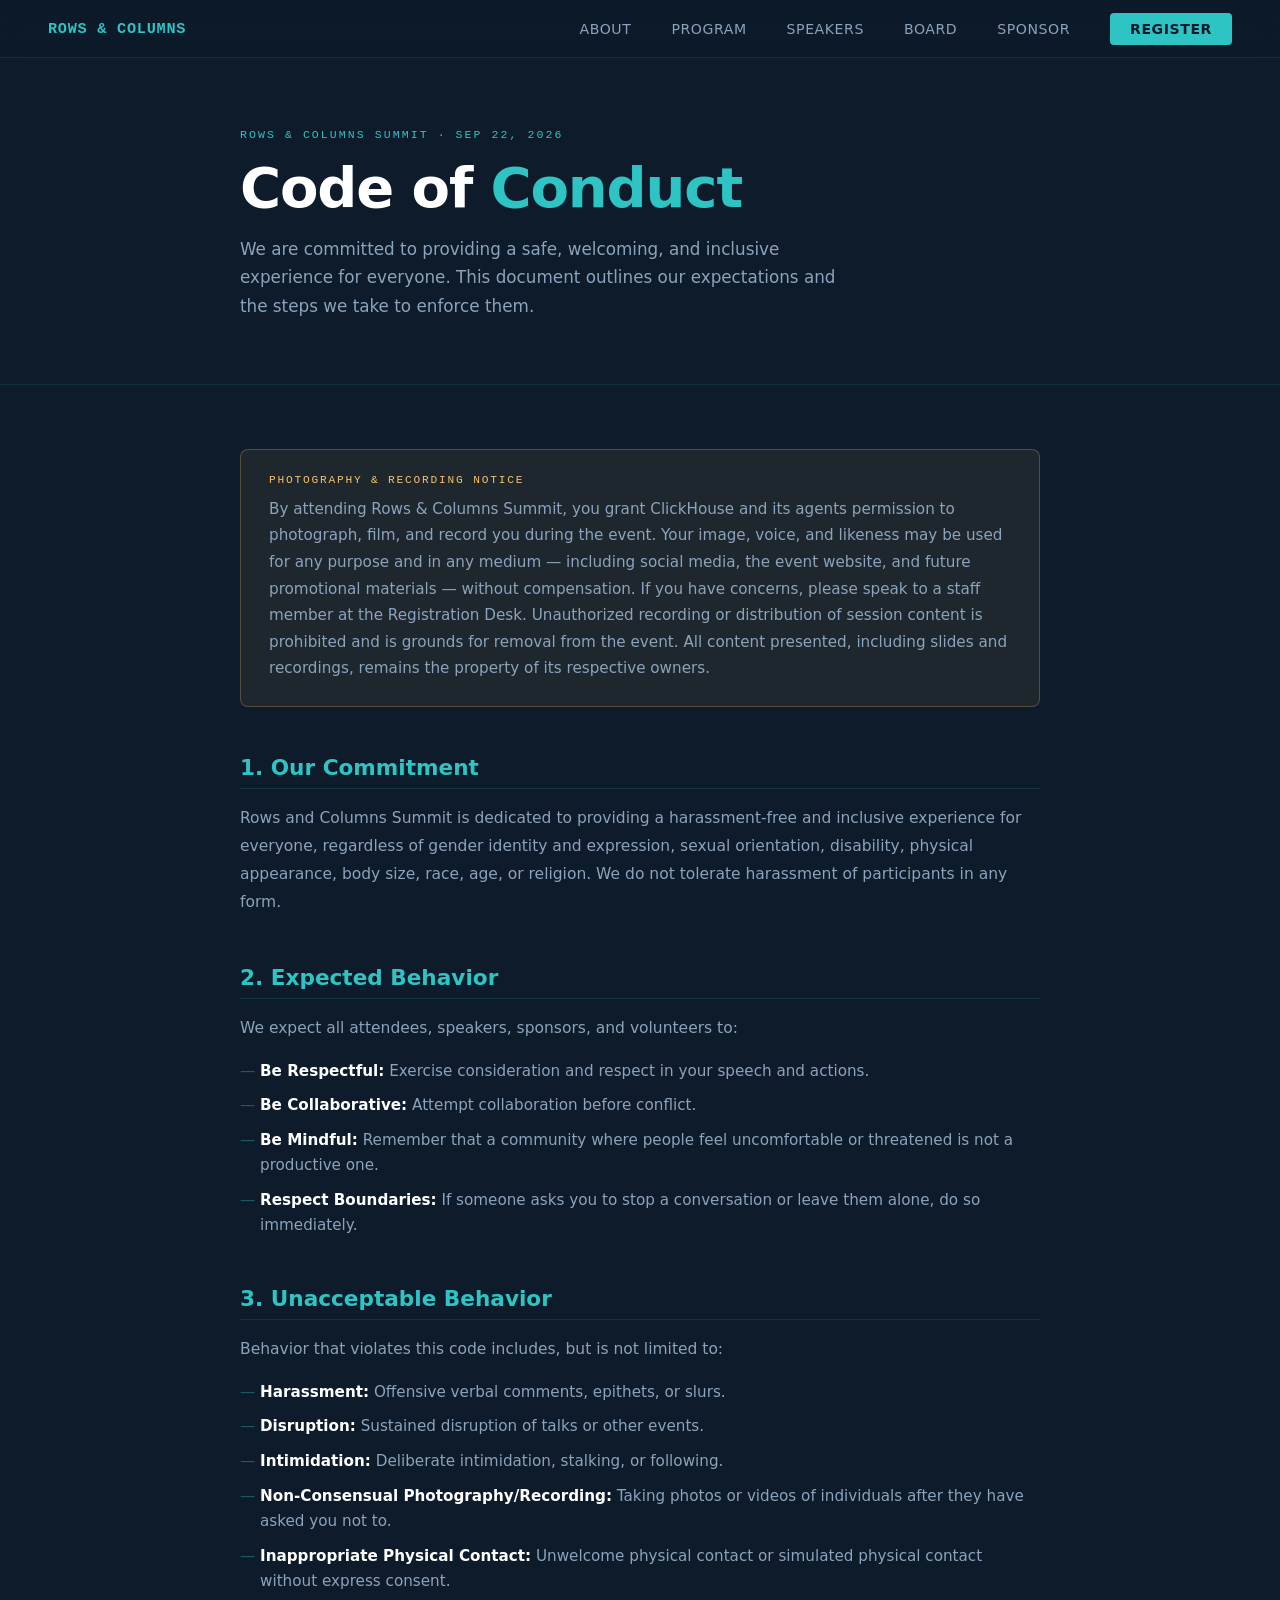
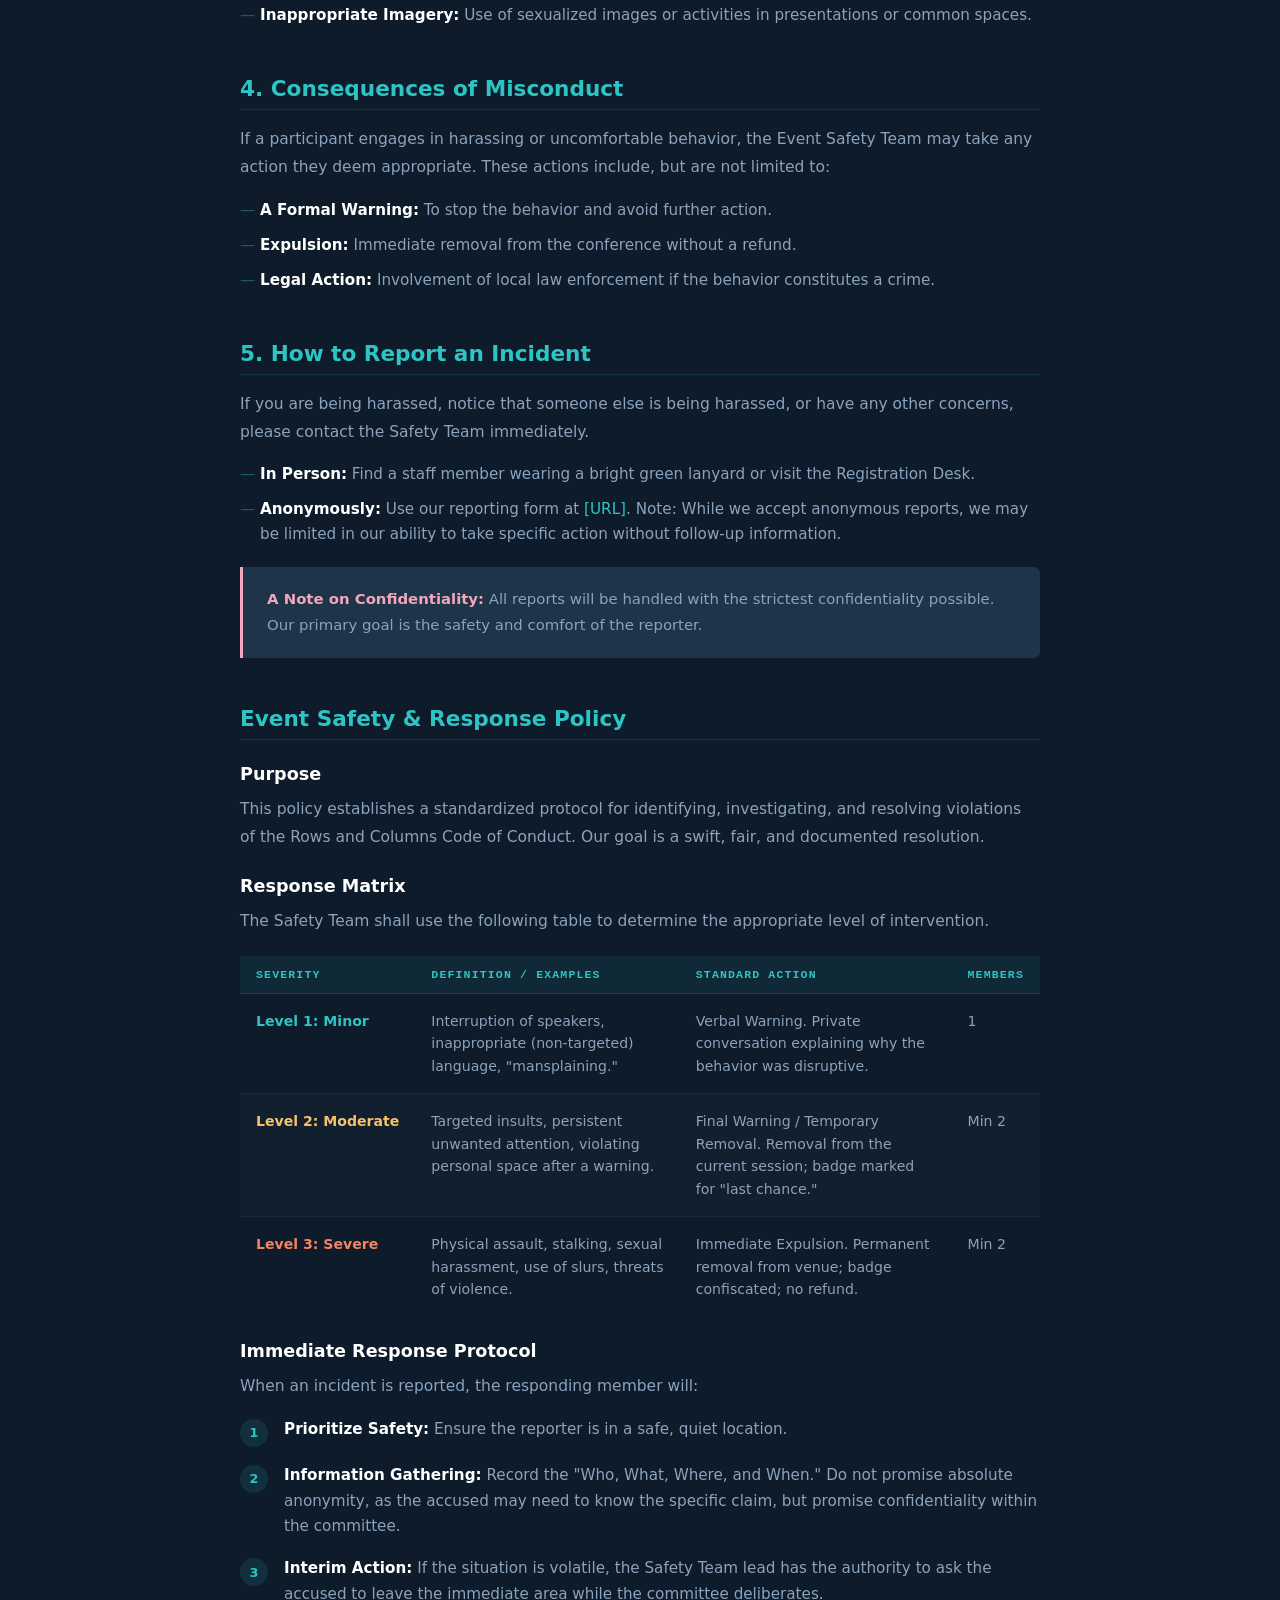
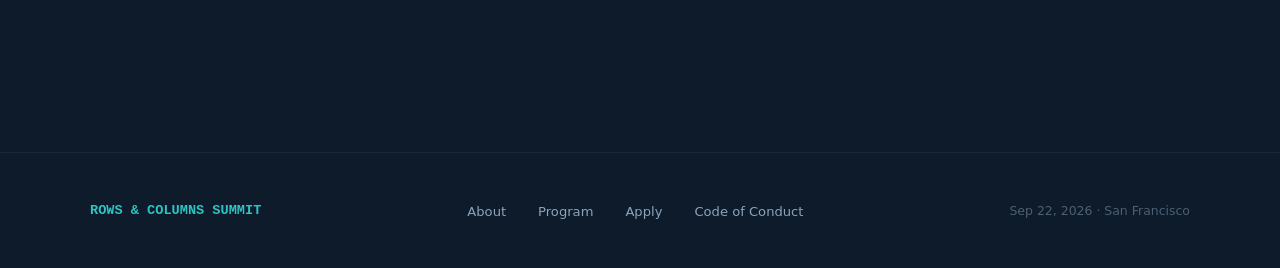
<file: code-of-conduct.html>
<!DOCTYPE html>
<html lang="en">
<head>
<meta charset="UTF-8">
<meta name="viewport" content="width=device-width, initial-scale=1.0">
<title>Code of Conduct — Rows & Columns Summit</title>
<link rel="stylesheet" href="styles.css">

<script src="tracking.js"></script>
</head>
<body>
<!-- Facebook Pixel Code -->
<noscript><img height="1" width="1" style="display:none"
src="https://www.facebook.com/tr?id=921578981865536&ev=PageView&noscript=1"
/></noscript>
<!-- End Facebook Pixel Code -->

<!-- NAV -->
<nav>
  <a href="index.html" class="nav-logo">ROWS &amp; COLUMNS</a>
  <ul class="nav-links">
    <li><a href="index.html#about">About</a></li>
    <li><a href="index.html#program">Program</a></li>
    <li><a href="index.html#speakers">Speakers</a></li>
    <li><a href="index.html#board">Board</a></li>
    <li><a href="index.html#sponsors">Sponsor</a></li>
    <li><a href="https://luma.com/clickh-wavw" class="nav-cta" target="_blank" data-register-link>Register</a></li>
  </ul>
</nav>

<!-- HERO -->
<div class="coc-hero">
  <div class="coc-hero-inner">
    <div class="section-eyebrow" style="margin-bottom: 1rem;">Rows &amp; Columns Summit · Sep 22, 2026</div>
    <h1 style="font-size: clamp(2.2rem, 5vw, 3.5rem); font-weight: 800; letter-spacing: -0.02em; line-height: 1.1; margin-bottom: 1rem;">
      Code of <span style="color: var(--teal);">Conduct</span>
    </h1>
    <p style="font-size: 1.05rem; color: var(--text-muted); line-height: 1.7; max-width: 600px;">
      We are committed to providing a safe, welcoming, and inclusive experience for everyone. This document outlines our expectations and the steps we take to enforce them.
    </p>
  </div>
</div>

<!-- BODY -->
<div class="coc-body">
  <div class="coc-inner">

    <!-- Photography notice -->
    <div class="notice-box">
      <div class="notice-label">Photography &amp; Recording Notice</div>
      <p>By attending Rows & Columns Summit, you grant ClickHouse and its agents permission to photograph, film, and record you during the event. Your image, voice, and likeness may be used for any purpose and in any medium — including social media, the event website, and future promotional materials — without compensation. If you have concerns, please speak to a staff member at the Registration Desk.
Unauthorized recording or distribution of session content is prohibited and is grounds for removal from the event. All content presented, including slides and recordings, remains the property of its respective owners.</p>
    </div>

    <!-- Section 1 -->
    <div class="coc-section">
      <h2>1. Our Commitment</h2>
      <p>Rows and Columns Summit is dedicated to providing a harassment-free and inclusive experience for everyone, regardless of gender identity and expression, sexual orientation, disability, physical appearance, body size, race, age, or religion. We do not tolerate harassment of participants in any form.</p>
    </div>

    <!-- Section 2 -->
    <div class="coc-section">
      <h2>2. Expected Behavior</h2>
      <p>We expect all attendees, speakers, sponsors, and volunteers to:</p>
      <ul>
        <li><strong>Be Respectful:</strong> Exercise consideration and respect in your speech and actions.</li>
        <li><strong>Be Collaborative:</strong> Attempt collaboration before conflict.</li>
        <li><strong>Be Mindful:</strong> Remember that a community where people feel uncomfortable or threatened is not a productive one.</li>
        <li><strong>Respect Boundaries:</strong> If someone asks you to stop a conversation or leave them alone, do so immediately.</li>
      </ul>
    </div>

    <!-- Section 3 -->
    <div class="coc-section">
      <h2>3. Unacceptable Behavior</h2>
      <p>Behavior that violates this code includes, but is not limited to:</p>
      <ul>
        <li><strong>Harassment:</strong> Offensive verbal comments, epithets, or slurs.</li>
        <li><strong>Disruption:</strong> Sustained disruption of talks or other events.</li>
        <li><strong>Intimidation:</strong> Deliberate intimidation, stalking, or following.</li>
        <li><strong>Non-Consensual Photography/Recording:</strong> Taking photos or videos of individuals after they have asked you not to.</li>
        <li><strong>Inappropriate Physical Contact:</strong> Unwelcome physical contact or simulated physical contact without express consent.</li>
        <li><strong>Inappropriate Imagery:</strong> Use of sexualized images or activities in presentations or common spaces.</li>
      </ul>
    </div>

    <!-- Section 4 -->
    <div class="coc-section">
      <h2>4. Consequences of Misconduct</h2>
      <p>If a participant engages in harassing or uncomfortable behavior, the Event Safety Team may take any action they deem appropriate. These actions include, but are not limited to:</p>
      <ul>
        <li><strong>A Formal Warning:</strong> To stop the behavior and avoid further action.</li>
        <li><strong>Expulsion:</strong> Immediate removal from the conference without a refund.</li>
        <li><strong>Legal Action:</strong> Involvement of local law enforcement if the behavior constitutes a crime.</li>
      </ul>
    </div>

    <!-- Section 5 -->
    <div class="coc-section">
      <h2>5. How to Report an Incident</h2>
      <p>If you are being harassed, notice that someone else is being harassed, or have any other concerns, please contact the Safety Team immediately.</p>
      <ul>
        <li><strong>In Person:</strong> Find a staff member wearing a bright green lanyard or visit the Registration Desk.</li>
        <li><strong>Anonymously:</strong> Use our reporting form at <span style="color: var(--teal);">[URL]</span>. Note: While we accept anonymous reports, we may be limited in our ability to take specific action without follow-up information.</li>
      </ul>
      <div class="callout">
        <p><strong>A Note on Confidentiality:</strong> All reports will be handled with the strictest confidentiality possible. Our primary goal is the safety and comfort of the reporter.</p>
      </div>
    </div>

    <!-- Safety Policy -->
    <div class="coc-section">
      <h2>Event Safety &amp; Response Policy</h2>
      <h3>Purpose</h3>
      <p>This policy establishes a standardized protocol for identifying, investigating, and resolving violations of the Rows and Columns Code of Conduct. Our goal is a swift, fair, and documented resolution.</p>

      <h3>Response Matrix</h3>
      <p>The Safety Team shall use the following table to determine the appropriate level of intervention.</p>

      <table class="matrix-table">
        <thead>
          <tr>
            <th>Severity</th>
            <th>Definition / Examples</th>
            <th>Standard Action</th>
            <th>Members</th>
          </tr>
        </thead>
        <tbody>
          <tr class="level-1">
            <td>Level 1: Minor</td>
            <td>Interruption of speakers, inappropriate (non-targeted) language, "mansplaining."</td>
            <td>Verbal Warning. Private conversation explaining why the behavior was disruptive.</td>
            <td>1</td>
          </tr>
          <tr class="level-2">
            <td>Level 2: Moderate</td>
            <td>Targeted insults, persistent unwanted attention, violating personal space after a warning.</td>
            <td>Final Warning / Temporary Removal. Removal from the current session; badge marked for "last chance."</td>
            <td>Min 2</td>
          </tr>
          <tr class="level-3">
            <td>Level 3: Severe</td>
            <td>Physical assault, stalking, sexual harassment, use of slurs, threats of violence.</td>
            <td>Immediate Expulsion. Permanent removal from venue; badge confiscated; no refund.</td>
            <td>Min 2</td>
          </tr>
        </tbody>
      </table>

      <h3>Immediate Response Protocol</h3>
      <p>When an incident is reported, the responding member will:</p>
      <div class="steps">
        <div class="step">
          <div class="step-num">1</div>
          <div class="step-text"><strong>Prioritize Safety:</strong> Ensure the reporter is in a safe, quiet location.</div>
        </div>
        <div class="step">
          <div class="step-num">2</div>
          <div class="step-text"><strong>Information Gathering:</strong> Record the "Who, What, Where, and When." Do not promise absolute anonymity, as the accused may need to know the specific claim, but promise confidentiality within the committee.</div>
        </div>
        <div class="step">
          <div class="step-num">3</div>
          <div class="step-text"><strong>Interim Action:</strong> If the situation is volatile, the Safety Team lead has the authority to ask the accused to leave the immediate area while the committee deliberates.</div>
        </div>
      </div>
    </div>

  </div>
</div>

<!-- FOOTER -->
<footer>
  <div class="footer-inner">
    <div class="footer-left">ROWS &amp; COLUMNS SUMMIT</div>
    <ul class="footer-links">
      <li><a href="index.html#about">About</a></li>
      <li><a href="index.html#program">Program</a></li>
      <li><a href="index.html#apply">Apply</a></li>
      <li><a href="code-of-conduct.html">Code of Conduct</a></li>
    </ul>
    <div class="footer-right">Sep 22, 2026 · San Francisco</div>
  </div>
</footer>

</body>
</html>
</file>
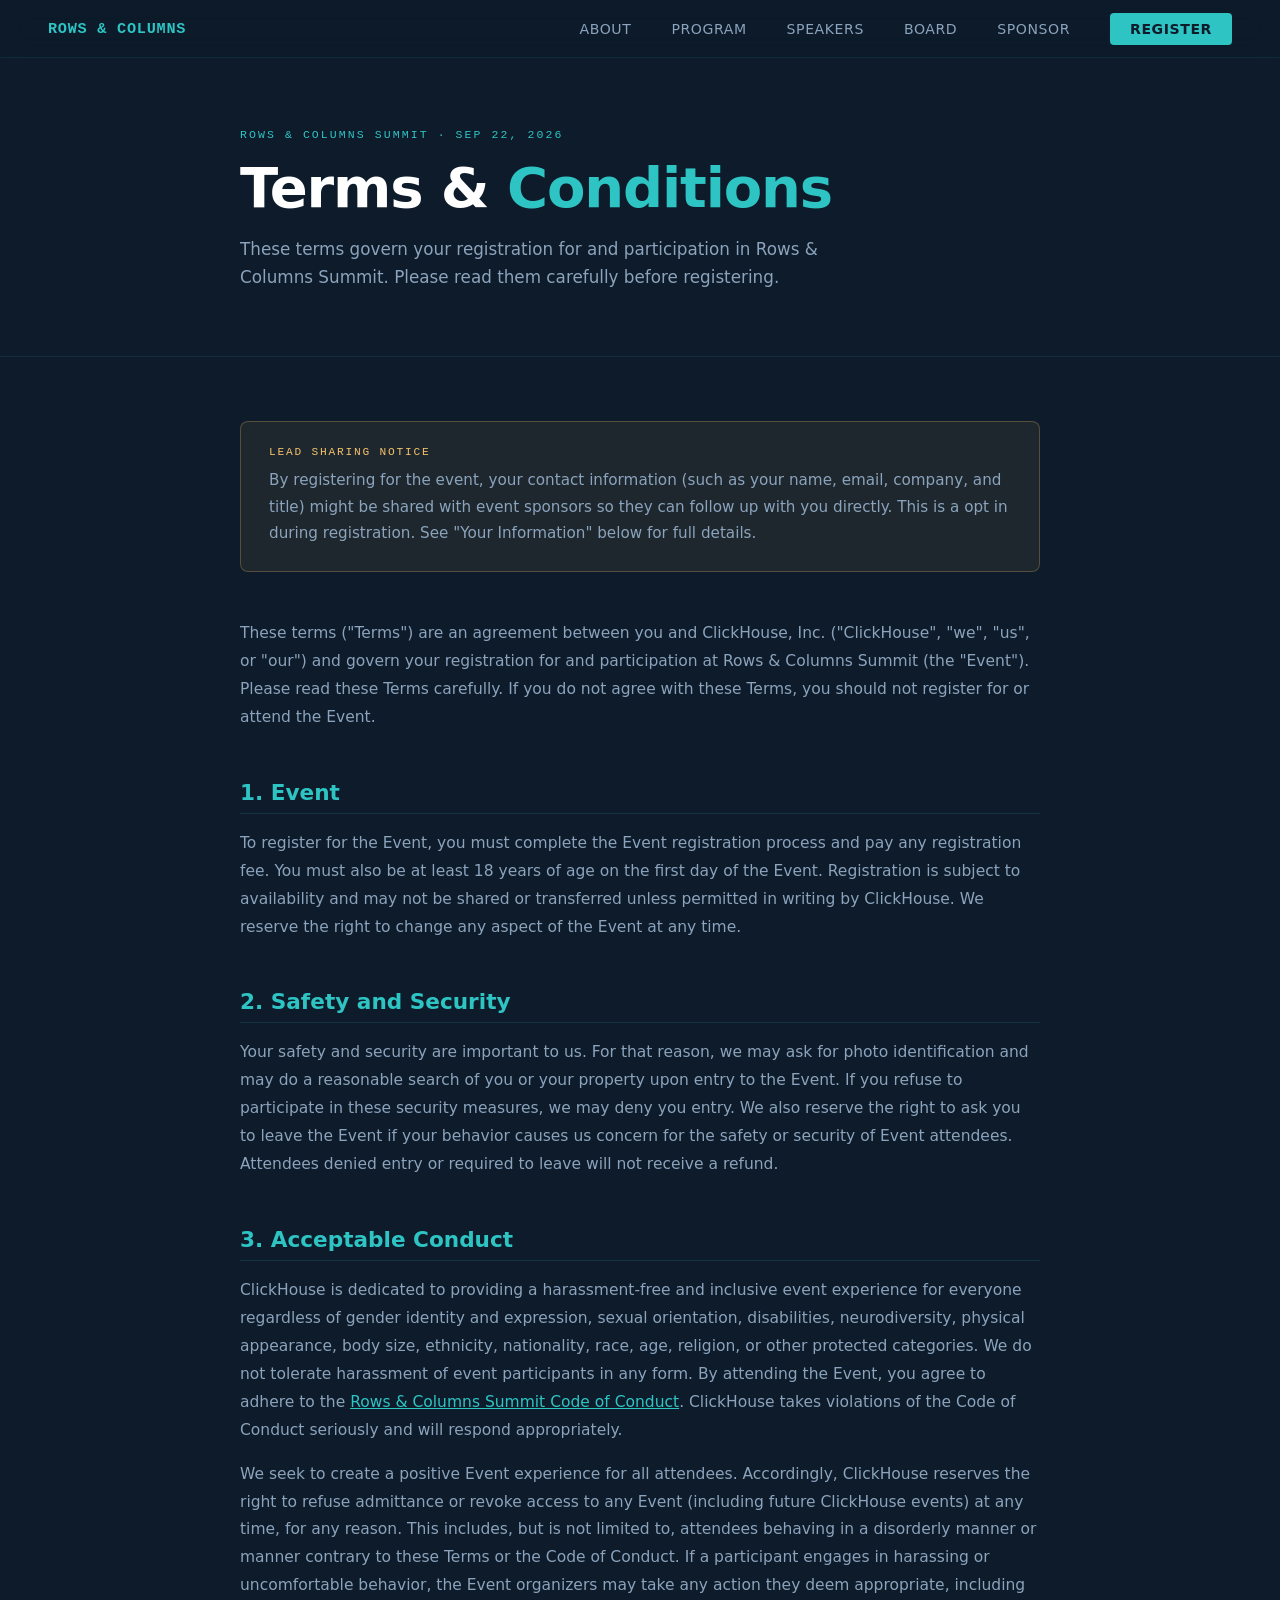
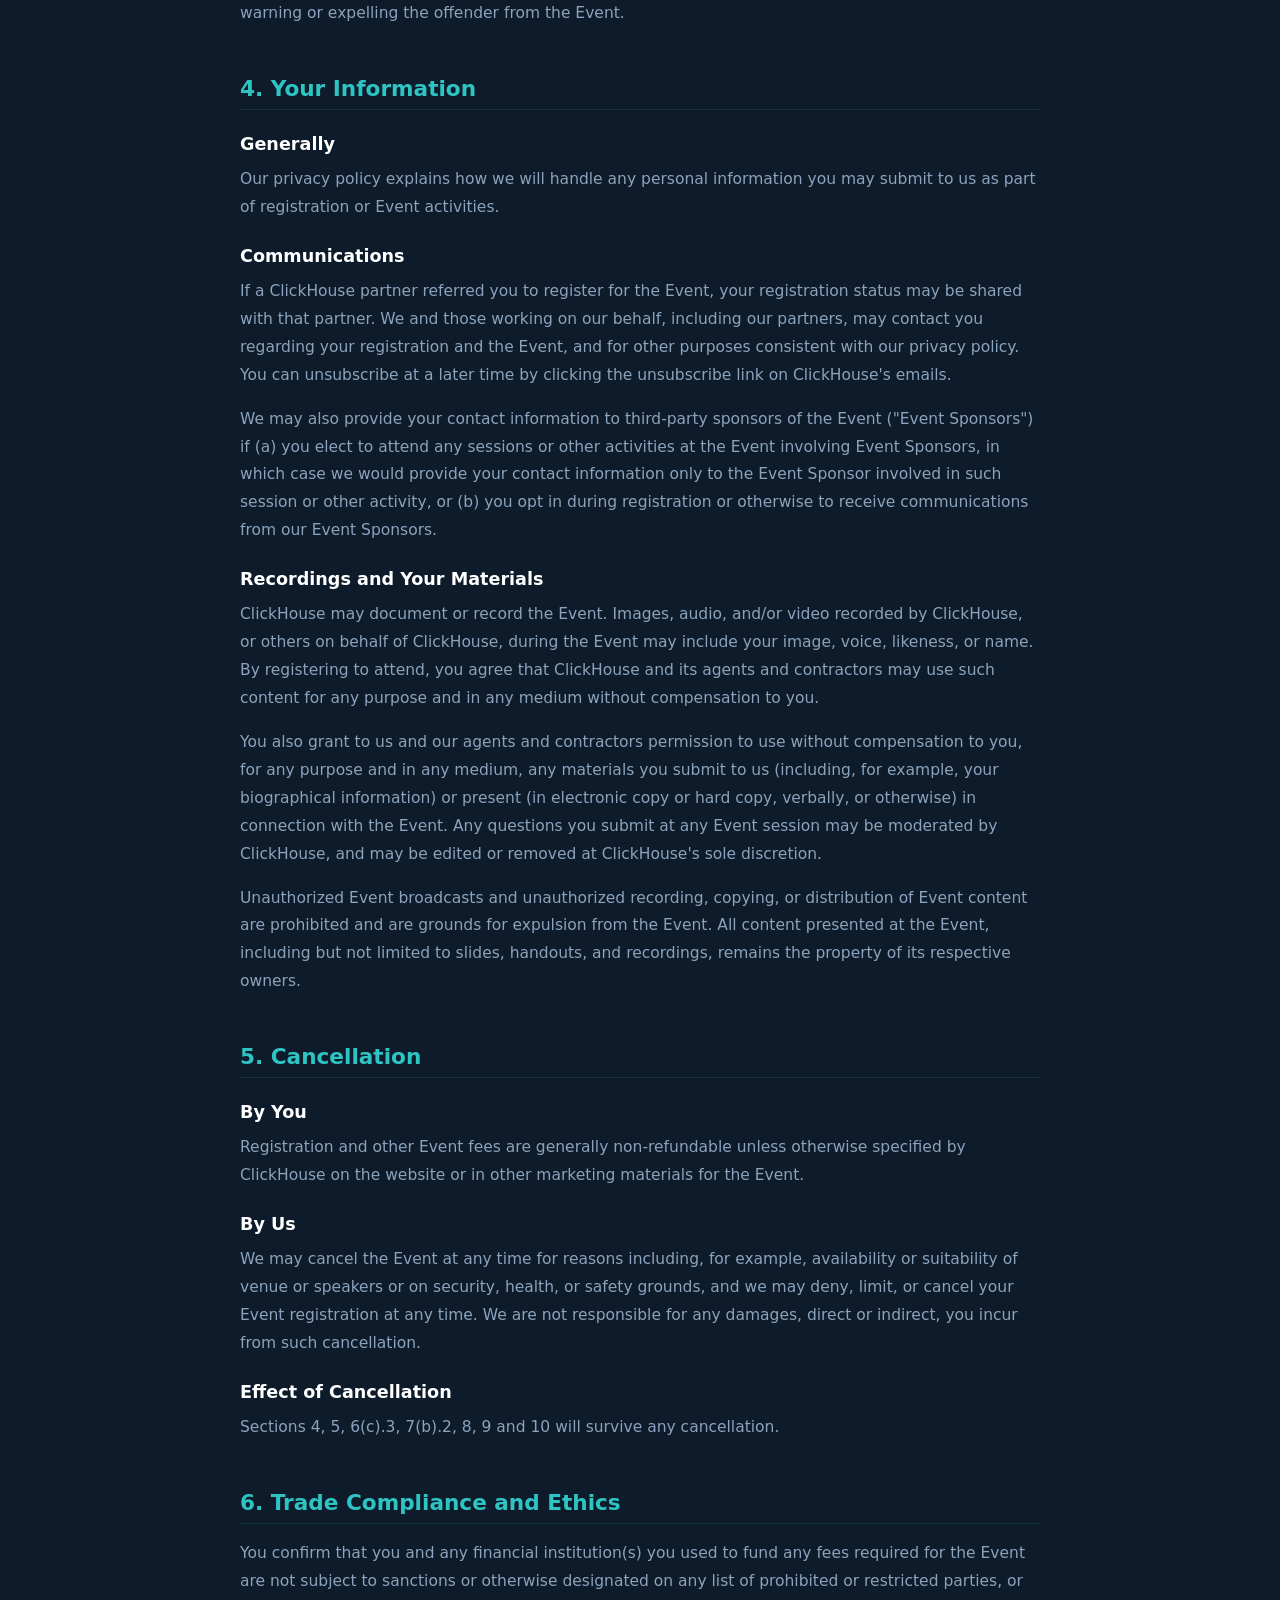
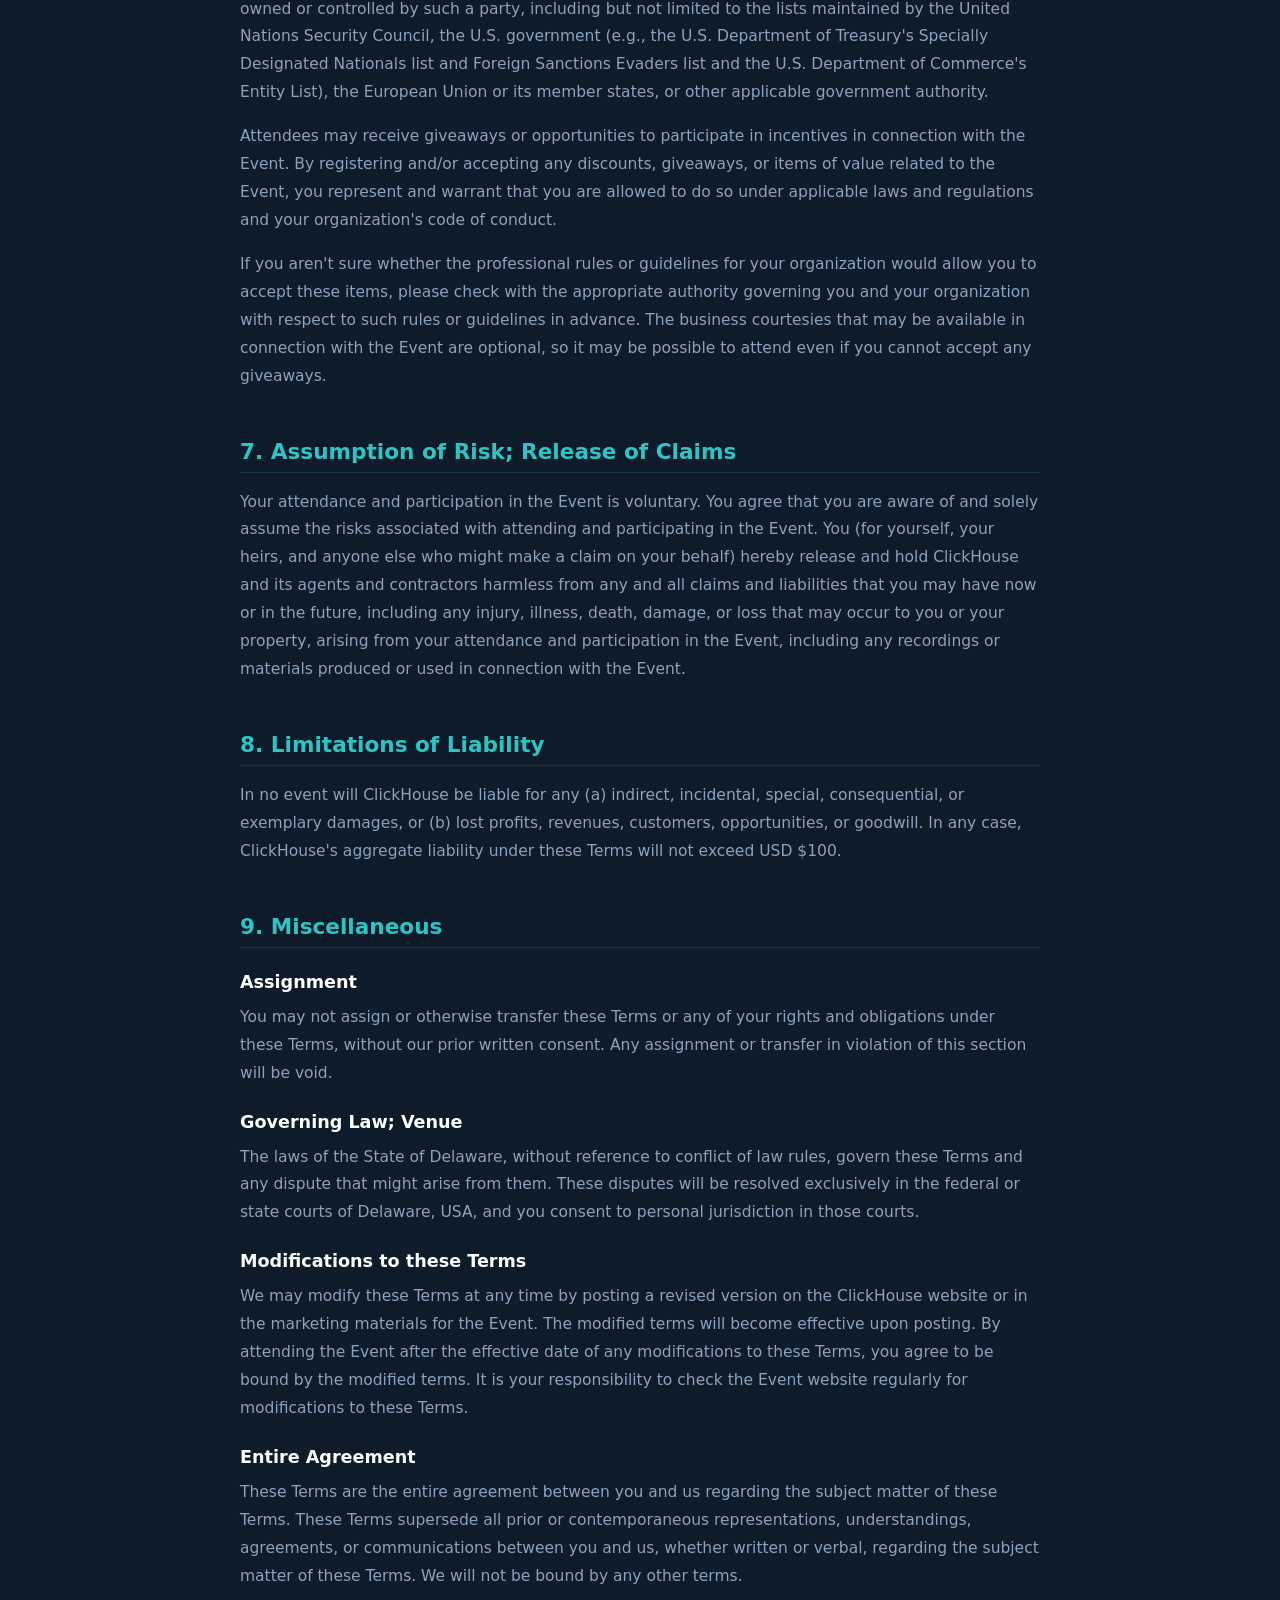
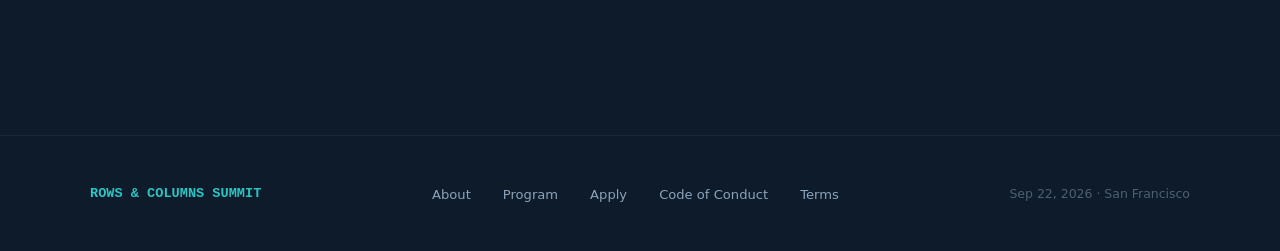
<file: event-terms.html>
<!DOCTYPE html>
<html lang="en">
<head>
<meta charset="UTF-8">
<meta name="viewport" content="width=device-width, initial-scale=1.0">
<title>Terms &amp; Conditions — Rows &amp; Columns Summit</title>
<link rel="stylesheet" href="styles.css">

<script src="tracking.js"></script>
</head>
<body>
<!-- Facebook Pixel Code -->
<noscript><img height="1" width="1" style="display:none"
src="https://www.facebook.com/tr?id=921578981865536&ev=PageView&noscript=1"
/></noscript>
<!-- End Facebook Pixel Code -->

<!-- NAV -->
<nav>
  <a href="index.html" class="nav-logo">ROWS &amp; COLUMNS</a>
  <ul class="nav-links">
    <li><a href="index.html#about">About</a></li>
    <li><a href="index.html#program">Program</a></li>
    <li><a href="index.html#speakers">Speakers</a></li>
    <li><a href="index.html#board">Board</a></li>
    <li><a href="index.html#sponsors">Sponsor</a></li>
    <li><a href="https://luma.com/clickh-wavw" class="nav-cta" target="_blank" data-register-link>Register</a></li>
  </ul>
</nav>

<!-- HERO -->
<div class="coc-hero">
  <div class="coc-hero-inner">
    <div class="section-eyebrow" style="margin-bottom: 1rem;">Rows &amp; Columns Summit · Sep 22, 2026</div>
    <h1 style="font-size: clamp(2.2rem, 5vw, 3.5rem); font-weight: 800; letter-spacing: -0.02em; line-height: 1.1; margin-bottom: 1rem;">
      Terms &amp; <span style="color: var(--teal);">Conditions</span>
    </h1>
    <p style="font-size: 1.05rem; color: var(--text-muted); line-height: 1.7; max-width: 600px;">
      These terms govern your registration for and participation in Rows &amp; Columns Summit. Please read them carefully before registering.
    </p>
  </div>
</div>

<!-- BODY -->
<div class="coc-body">
  <div class="coc-inner">

    <!-- Lead sharing notice -->
    <div class="notice-box">
      <div class="notice-label">Lead Sharing Notice</div>
      <p><p>By registering for the event, your contact information (such as your name, email, company, and title) might be shared with event sponsors so they can follow up with you directly. This is a opt in during registration. See "Your Information" below for full details.</p></p>
    </div>

    <!-- Intro -->
    <div class="coc-section">
      <p>These terms ("Terms") are an agreement between you and ClickHouse, Inc. ("ClickHouse", "we", "us", or "our") and govern your registration for and participation at Rows &amp; Columns Summit (the "Event"). Please read these Terms carefully. If you do not agree with these Terms, you should not register for or attend the Event.</p>
    </div>

    <!-- Section 1 -->
    <div class="coc-section">
      <h2>1. Event</h2>
      <p>To register for the Event, you must complete the Event registration process and pay any registration fee. You must also be at least 18 years of age on the first day of the Event. Registration is subject to availability and may not be shared or transferred unless permitted in writing by ClickHouse. We reserve the right to change any aspect of the Event at any time.</p>
    </div>

    <!-- Section 2 -->
    <div class="coc-section">
      <h2>2. Safety and Security</h2>
      <p>Your safety and security are important to us. For that reason, we may ask for photo identification and may do a reasonable search of you or your property upon entry to the Event. If you refuse to participate in these security measures, we may deny you entry. We also reserve the right to ask you to leave the Event if your behavior causes us concern for the safety or security of Event attendees. Attendees denied entry or required to leave will not receive a refund.</p>
    </div>

    <!-- Section 3 -->
    <div class="coc-section">
      <h2>3. Acceptable Conduct</h2>
      <p>ClickHouse is dedicated to providing a harassment-free and inclusive event experience for everyone regardless of gender identity and expression, sexual orientation, disabilities, neurodiversity, physical appearance, body size, ethnicity, nationality, race, age, religion, or other protected categories. We do not tolerate harassment of event participants in any form. By attending the Event, you agree to adhere to the <a href="code-of-conduct.html" style="color: var(--teal);">Rows &amp; Columns Summit Code of Conduct</a>. ClickHouse takes violations of the Code of Conduct seriously and will respond appropriately.</p>
      <p>We seek to create a positive Event experience for all attendees. Accordingly, ClickHouse reserves the right to refuse admittance or revoke access to any Event (including future ClickHouse events) at any time, for any reason. This includes, but is not limited to, attendees behaving in a disorderly manner or manner contrary to these Terms or the Code of Conduct. If a participant engages in harassing or uncomfortable behavior, the Event organizers may take any action they deem appropriate, including warning or expelling the offender from the Event.</p>
    </div>

    <!-- Section 4 -->
    <div class="coc-section">
      <h2>4. Your Information</h2>
      <h3>Generally</h3>
      <p>Our privacy policy explains how we will handle any personal information you may submit to us as part of registration or Event activities.</p>
      <h3>Communications</h3>
      <p>If a ClickHouse partner referred you to register for the Event, your registration status may be shared with that partner. We and those working on our behalf, including our partners, may contact you regarding your registration and the Event, and for other purposes consistent with our privacy policy. You can unsubscribe at a later time by clicking the unsubscribe link on ClickHouse's emails.</p>
      <p>We may also provide your contact information to third-party sponsors of the Event ("Event Sponsors") if (a) you elect to attend any sessions or other activities at the Event involving Event Sponsors, in which case we would provide your contact information only to the Event Sponsor involved in such session or other activity, or (b) you opt in during registration or otherwise to receive communications from our Event Sponsors.</p>
      <h3>Recordings and Your Materials</h3>
      <p>ClickHouse may document or record the Event. Images, audio, and/or video recorded by ClickHouse, or others on behalf of ClickHouse, during the Event may include your image, voice, likeness, or name. By registering to attend, you agree that ClickHouse and its agents and contractors may use such content for any purpose and in any medium without compensation to you.</p>
      <p>You also grant to us and our agents and contractors permission to use without compensation to you, for any purpose and in any medium, any materials you submit to us (including, for example, your biographical information) or present (in electronic copy or hard copy, verbally, or otherwise) in connection with the Event. Any questions you submit at any Event session may be moderated by ClickHouse, and may be edited or removed at ClickHouse's sole discretion.</p>
      <p>Unauthorized Event broadcasts and unauthorized recording, copying, or distribution of Event content are prohibited and are grounds for expulsion from the Event. All content presented at the Event, including but not limited to slides, handouts, and recordings, remains the property of its respective owners.</p>
    </div>

    <!-- Section 5 -->
    <div class="coc-section">
      <h2>5. Cancellation</h2>
      <h3>By You</h3>
      <p>Registration and other Event fees are generally non-refundable unless otherwise specified by ClickHouse on the website or in other marketing materials for the Event.</p>
      <h3>By Us</h3>
      <p>We may cancel the Event at any time for reasons including, for example, availability or suitability of venue or speakers or on security, health, or safety grounds, and we may deny, limit, or cancel your Event registration at any time. We are not responsible for any damages, direct or indirect, you incur from such cancellation.</p>
      <h3>Effect of Cancellation</h3>
      <p>Sections 4, 5, 6(c).3, 7(b).2, 8, 9 and 10 will survive any cancellation.</p>
    </div>

    <!-- Section 6 -->
    <div class="coc-section">
      <h2>6. Trade Compliance and Ethics</h2>
      <p>You confirm that you and any financial institution(s) you used to fund any fees required for the Event are not subject to sanctions or otherwise designated on any list of prohibited or restricted parties, or owned or controlled by such a party, including but not limited to the lists maintained by the United Nations Security Council, the U.S. government (e.g., the U.S. Department of Treasury's Specially Designated Nationals list and Foreign Sanctions Evaders list and the U.S. Department of Commerce's Entity List), the European Union or its member states, or other applicable government authority.</p>
      <p>Attendees may receive giveaways or opportunities to participate in incentives in connection with the Event. By registering and/or accepting any discounts, giveaways, or items of value related to the Event, you represent and warrant that you are allowed to do so under applicable laws and regulations and your organization's code of conduct.</p>
      <p>If you aren't sure whether the professional rules or guidelines for your organization would allow you to accept these items, please check with the appropriate authority governing you and your organization with respect to such rules or guidelines in advance. The business courtesies that may be available in connection with the Event are optional, so it may be possible to attend even if you cannot accept any giveaways.</p>
    </div>

    <!-- Section 7 -->
    <div class="coc-section">
      <h2>7. Assumption of Risk; Release of Claims</h2>
      <p>Your attendance and participation in the Event is voluntary. You agree that you are aware of and solely assume the risks associated with attending and participating in the Event. You (for yourself, your heirs, and anyone else who might make a claim on your behalf) hereby release and hold ClickHouse and its agents and contractors harmless from any and all claims and liabilities that you may have now or in the future, including any injury, illness, death, damage, or loss that may occur to you or your property, arising from your attendance and participation in the Event, including any recordings or materials produced or used in connection with the Event.</p>
    </div>

    <!-- Section 8 -->
    <div class="coc-section">
      <h2>8. Limitations of Liability</h2>
      <p>In no event will ClickHouse be liable for any (a) indirect, incidental, special, consequential, or exemplary damages, or (b) lost profits, revenues, customers, opportunities, or goodwill. In any case, ClickHouse's aggregate liability under these Terms will not exceed USD $100.</p>
    </div>

    <!-- Section 9 -->
    <div class="coc-section">
      <h2>9. Miscellaneous</h2>
      <h3>Assignment</h3>
      <p>You may not assign or otherwise transfer these Terms or any of your rights and obligations under these Terms, without our prior written consent. Any assignment or transfer in violation of this section will be void.</p>
      <h3>Governing Law; Venue</h3>
      <p>The laws of the State of Delaware, without reference to conflict of law rules, govern these Terms and any dispute that might arise from them. These disputes will be resolved exclusively in the federal or state courts of Delaware, USA, and you consent to personal jurisdiction in those courts.</p>
      <h3>Modifications to these Terms</h3>
      <p>We may modify these Terms at any time by posting a revised version on the ClickHouse website or in the marketing materials for the Event. The modified terms will become effective upon posting. By attending the Event after the effective date of any modifications to these Terms, you agree to be bound by the modified terms. It is your responsibility to check the Event website regularly for modifications to these Terms.</p>
      <h3>Entire Agreement</h3>
      <p>These Terms are the entire agreement between you and us regarding the subject matter of these Terms. These Terms supersede all prior or contemporaneous representations, understandings, agreements, or communications between you and us, whether written or verbal, regarding the subject matter of these Terms. We will not be bound by any other terms.</p>
    </div>

  </div>
</div>

<!-- FOOTER -->
<footer>
  <div class="footer-inner">
    <div class="footer-left">ROWS &amp; COLUMNS SUMMIT</div>
    <ul class="footer-links">
      <li><a href="index.html#about">About</a></li>
      <li><a href="index.html#program">Program</a></li>
      <li><a href="index.html#apply">Apply</a></li>
      <li><a href="code-of-conduct.html">Code of Conduct</a></li>
      <li><a href="terms.html">Terms</a></li>
    </ul>
    <div class="footer-right">Sep 22, 2026 · San Francisco</div>
  </div>
</footer>

</body>
</html>
</file>
<file: styles.css>
:root {
    --navy: #0D1B2A;
    --navy-mid: #1E3448;
    --navy-light: #162436;
    --teal: #2EC4C4;
    --coral: #F4845F;
    --rose: #F2A7BB;
    --gold: #F5C26B;
    --white: #FFFFFF;
    --off-white: #F0F4F8;
    --text-muted: #8BA3BC;
  }

  * { margin: 0; padding: 0; box-sizing: border-box; }

  html { scroll-behavior: smooth; }

  body {
    font-family: -apple-system, BlinkMacSystemFont, 'Segoe UI', system-ui, sans-serif;
    background: var(--navy);
    color: var(--white);
    overflow-x: hidden;
  }

  /* ── NAV ── */
  nav {
    position: fixed;
    top: 0; left: 0; right: 0;
    z-index: 100;
    display: flex;
    align-items: center;
    justify-content: space-between;
    padding: 1.2rem 3rem;
    background: rgba(13, 27, 42, 0.92);
    backdrop-filter: blur(12px);
    border-bottom: 1px solid rgba(46, 196, 196, 0.12);
  }

  .nav-logo {
    font-family: 'Courier New', monospace;
    font-size: 0.95rem;
    font-weight: 700;
    color: var(--teal);
    letter-spacing: 0.05em;
    text-decoration: none;
  }

  .nav-links {
    display: flex;
    gap: 2.5rem;
    list-style: none;
  }

  .nav-links a {
    color: var(--text-muted);
    text-decoration: none;
    font-size: 0.88rem;
    letter-spacing: 0.04em;
    text-transform: uppercase;
    transition: color 0.2s;
  }

  .nav-links a:hover { color: var(--white); }

  .nav-cta {
    background: var(--teal);
    color: var(--navy) !important;
    font-weight: 700 !important;
    padding: 0.5rem 1.25rem;
    border-radius: 4px;
    transition: background 0.2s !important;
  }

  .nav-cta:hover { background: var(--coral) !important; color: var(--white) !important; }

  /* ── HERO ── */
  .hero {
    min-height: 100vh;
    display: flex;
    flex-direction: column;
    justify-content: center;
    padding: 8rem 3rem 5rem;
    position: relative;
    overflow: hidden;
  }

  .hero::before {
    content: '';
    position: absolute;
    top: 0; left: 0; right: 0; bottom: 0;
    background:
      radial-gradient(ellipse 60% 50% at 80% 20%, rgba(46, 196, 196, 0.07) 0%, transparent 70%),
      radial-gradient(ellipse 40% 40% at 10% 80%, rgba(244, 132, 95, 0.06) 0%, transparent 70%);
    pointer-events: none;
  }

  /* Grid lines background */
  .hero::after {
    content: '';
    position: absolute;
    top: 0; left: 0; right: 0; bottom: 0;
    background-image:
      linear-gradient(rgba(46, 196, 196, 0.04) 1px, transparent 1px),
      linear-gradient(90deg, rgba(46, 196, 196, 0.04) 1px, transparent 1px);
    background-size: 60px 60px;
    pointer-events: none;
  }

  .hero-inner {
    max-width: 1100px;
    margin: 0 auto;
    width: 100%;
    position: relative;
    z-index: 1;
  }

  .hero-eyebrow {
    font-family: 'Courier New', monospace;
    font-size: 0.8rem;
    color: var(--teal);
    letter-spacing: 0.15em;
    text-transform: uppercase;
    margin-bottom: 1.5rem;
    display: flex;
    align-items: center;
    gap: 0.75rem;
  }

  .hero-eyebrow::before {
    content: '';
    display: inline-block;
    width: 2rem;
    height: 1px;
    background: var(--teal);
  }

  /* Typewriter query */
  .hero-query {
    font-family: 'Courier New', monospace;
    font-size: clamp(0.8rem, 1.4vw, 1.1rem);
    color: rgba(46, 196, 196, 0.5);
    margin-bottom: 1.2rem;
    height: 1.6em;
    overflow: hidden;
  }

  .hero-query .keyword { color: var(--coral); }
  .hero-query .string { color: var(--gold); }
  .hero-query .cursor {
    display: inline-block;
    width: 2px;
    height: 1em;
    background: var(--teal);
    vertical-align: text-bottom;
    animation: blink 1s step-end infinite;
  }

  @keyframes blink { 50% { opacity: 0; } }

  .hero-title {
    font-size: clamp(3.5rem, 8vw, 7rem);
    font-weight: 800;
    line-height: 0.95;
    letter-spacing: -0.03em;
    margin-bottom: 1rem;
  }

  .hero-title .rows { color: var(--white); }
  .hero-title .amp {
    color: var(--teal);
    font-weight: 300;
    font-style: italic;
  }
  .hero-title .columns { color: var(--white); }

  .hero-subtitle {
    font-size: clamp(1rem, 2vw, 1.25rem);
    color: var(--text-muted);
    max-width: 560px;
    line-height: 1.65;
    margin-bottom: 3rem;
  }

  .hero-subtitle em {
    color: var(--white);
    font-style: normal;
  }

  .hero-meta {
    display: flex;
    flex-wrap: wrap;
    gap: 2rem;
    margin-bottom: 3rem;
  }

  .hero-meta-item {
    display: flex;
    flex-direction: column;
    gap: 0.2rem;
  }

  .hero-meta-label {
    font-family: 'Courier New', monospace;
    font-size: 0.7rem;
    letter-spacing: 0.12em;
    text-transform: uppercase;
    color: var(--text-muted);
  }

  .hero-meta-value {
    font-size: 1rem;
    font-weight: 600;
    color: var(--white);
  }

  .hero-meta-value.accent { color: var(--teal); }

  .hero-actions {
    display: flex;
    gap: 1rem;
    align-items: center;
    flex-wrap: wrap;
  }

  .btn-primary {
    background: var(--teal);
    color: var(--white);
    font-weight: 700;
    font-size: 0.95rem;
    padding: 0.9rem 2rem;
    border-radius: 4px;
    text-decoration: none;
    letter-spacing: 0.02em;
    transition: background 0.2s, transform 0.1s;
    display: inline-block;
  }

  .btn-primary:hover { background: #3DD9D9; transform: translateY(-1px); }

  .btn-secondary {
    color: var(--text-muted);
    font-size: 0.9rem;
    text-decoration: none;
    border-bottom: 1px solid rgba(139, 163, 188, 0.3);
    padding-bottom: 1px;
    transition: color 0.2s, border-color 0.2s;
  }

  .btn-secondary:hover { color: var(--white); border-color: var(--white); }

  /* ── STATS BAR ── */
  .stats-bar {
    background: var(--navy-light);
    border-top: 1px solid rgba(46, 196, 196, 0.12);
    border-bottom: 1px solid rgba(46, 196, 196, 0.12);
    padding: 2rem 3rem;
  }

  .stats-inner {
    max-width: 1100px;
    margin: 0 auto;
    display: flex;
    justify-content: space-between;
    flex-wrap: wrap;
    gap: 2rem;
  }

  .stat {
    display: flex;
    flex-direction: column;
    gap: 0.2rem;
  }

  .stat-num {
    font-size: 2.2rem;
    font-weight: 800;
    line-height: 1;
    color: var(--white);
  }

  .stat-num span { color: var(--teal); }

  /* ── BOARD ── */
  .board-grid {
    display: grid;
    grid-template-columns: repeat(3, 1fr);
    gap: 1.5rem;
    margin-top: 3.5rem;
  }

  .board-card {
    background: var(--navy-mid);
    border-radius: 8px;
    padding: 2rem 1.75rem;
    border: 1px solid rgba(46, 196, 196, 0.08);
    transition: border-color 0.2s, transform 0.2s;
  }

  .board-card:hover {
    border-color: rgba(46, 196, 196, 0.25);
    transform: translateY(-2px);
  }

  .board-avatar {
    width: 52px;
    height: 52px;
    border-radius: 50%;
    display: flex;
    align-items: center;
    justify-content: center;
    font-size: 1.2rem;
    font-weight: 800;
    font-family: 'Courier New', monospace;
    margin-bottom: 1.1rem;
  }

  .board-name {
    font-size: 1.05rem;
    font-weight: 700;
    color: var(--white);
    margin-bottom: 0.2rem;
  }

  .board-company {
    font-size: 0.75rem;
    font-family: 'Courier New', monospace;
    letter-spacing: 0.1em;
    text-transform: uppercase;
    margin-bottom: 0.6rem;
  }

  .board-bio {
    font-size: 0.88rem;
    color: var(--text-muted);
    line-height: 1.6;
  }


  .stat-label {
    font-size: 0.8rem;
    color: var(--text-muted);
    letter-spacing: 0.05em;
  }

  /* ── SECTIONS ── */
  .section {
    padding: 6rem 3rem;
  }

  .section-inner {
    max-width: 1100px;
    margin: 0 auto;
  }

  .section-eyebrow {
    font-family: 'Courier New', monospace;
    font-size: 0.72rem;
    letter-spacing: 0.18em;
    text-transform: uppercase;
    color: var(--teal);
    margin-bottom: 1rem;
  }

  .section-title {
    font-size: clamp(2rem, 4vw, 3rem);
    font-weight: 800;
    line-height: 1.1;
    letter-spacing: -0.02em;
    margin-bottom: 1.25rem;
  }

  .section-body {
    font-size: 1.05rem;
    line-height: 1.75;
    color: var(--text-muted);
    max-width: 640px;
  }

  .section-body em { color: var(--white); font-style: normal; }

  /* ── LIGHT SECTION ── */
  .section-light {
    background: var(--navy-light);
    color: var(--white);
  }

  .section-light .section-eyebrow { color: var(--coral); }
  .section-light .section-title { color: var(--white); }
  .section-light .section-body { color: var(--text-muted); }
  .section-light .section-body em { color: var(--white); }

  /* ── THESIS ── */
  .thesis-grid {
    display: grid;
    grid-template-columns: 1fr 1fr;
    gap: 5rem;
    margin-top: 4rem;
    align-items: start;
  }

  .thesis-statement {
    font-size: 1.4rem;
    font-weight: 600;
    line-height: 1.5;
    color: var(--white);
    border-left: 3px solid var(--teal);
    padding-left: 1.5rem;
  }

  .thesis-points {
    display: flex;
    flex-direction: column;
    gap: 1.5rem;
  }

  .thesis-point {
    padding: 1.25rem 1.5rem;
    background: var(--navy-mid);
    border-radius: 6px;
  }

  .thesis-point-label {
    font-size: 0.75rem;
    font-family: 'Courier New', monospace;
    letter-spacing: 0.12em;
    text-transform: uppercase;
    margin-bottom: 0.5rem;
  }

  .thesis-point-text {
    font-size: 0.95rem;
    color: var(--text-muted);
    line-height: 1.6;
  }

  /* ── PROGRAM ── */
  .program-grid {
    margin-top: 3.5rem;
    display: flex;
    flex-direction: column;
    gap: 0;
  }

  .program-row {
    display: grid;
    grid-template-columns: 100px 1fr;
    gap: 2rem;
    padding: 1.4rem 0;
    border-bottom: 1px solid rgba(46, 196, 196, 0.1);
    align-items: start;
  }

  .program-row:first-child { border-top: 1px solid rgba(46, 196, 196, 0.1); }

  .program-time {
    font-family: 'Courier New', monospace;
    font-size: 0.8rem;
    color: var(--text-muted);
    padding-top: 0.2rem;
  }

  .program-content {}

  .program-title {
    font-size: 1rem;
    font-weight: 700;
    color: var(--white);
    margin-bottom: 0.25rem;
  }

  .program-desc {
    font-size: 0.88rem;
    color: var(--text-muted);
    line-height: 1.55;
  }

  .program-tag {
    display: inline-block;
    font-size: 0.7rem;
    font-family: 'Courier New', monospace;
    letter-spacing: 0.1em;
    text-transform: uppercase;
    padding: 0.2rem 0.6rem;
    border-radius: 3px;
    margin-bottom: 0.4rem;
  }

  .tag-keynote { background: rgba(244, 132, 95, 0.15); color: var(--coral); }
  .tag-talks { background: rgba(46, 196, 196, 0.12); color: var(--teal); }
  .tag-panel { background: rgba(242, 167, 187, 0.15); color: var(--rose); }
  .tag-social { background: rgba(245, 194, 107, 0.15); color: var(--gold); }

  /* ── SPEAKERS ── */
  .speakers-grid {
    display: grid;
    grid-template-columns: repeat(3, 1fr);
    gap: 1.5rem;
    margin-top: 3.5rem;
  }

  .speaker-card {
    background: var(--navy-mid);
    border-radius: 8px;
    padding: 1.75rem;
    border: 1px solid rgba(46, 196, 196, 0.08);
    transition: border-color 0.2s, transform 0.2s;
  }

  .speaker-card:hover {
    border-color: rgba(46, 196, 196, 0.25);
    transform: translateY(-2px);
  }

  .speaker-avatar {
    width: 56px;
    height: 56px;
    border-radius: 50%;
    display: flex;
    align-items: center;
    justify-content: center;
    font-size: 1.4rem;
    font-weight: 800;
    font-family: 'Courier New', monospace;
    margin-bottom: 1rem;
  }

  .speaker-name {
    font-size: 1rem;
    font-weight: 700;
    color: var(--white);
    margin-bottom: 0.2rem;
  }

  .speaker-title {
    font-size: 0.82rem;
    color: var(--text-muted);
    line-height: 1.45;
    margin-bottom: 0.5rem;
  }

  .speaker-company {
    font-size: 0.75rem;
    font-family: 'Courier New', monospace;
    letter-spacing: 0.08em;
    text-transform: uppercase;
  }

  .speaker-tbd {
    opacity: 0.45;
    border-style: dashed;
  }

  .speaker-tbd .speaker-name { color: var(--text-muted); }

  /* ── VENUE ── */
  .venue-layout {
    display: grid;
    grid-template-columns: 1fr 1fr;
    gap: 5rem;
    margin-top: 3.5rem;
    align-items: start;
  }

  .venue-details {
    display: flex;
    flex-direction: column;
    gap: 1.25rem;
  }

  .venue-detail-row {
    display: flex;
    flex-direction: column;
    gap: 0.2rem;
    padding-bottom: 1.25rem;
    border-bottom: 1px solid rgba(46, 196, 196, 0.1);
  }

  .venue-detail-row:last-child { border-bottom: none; }

  .venue-detail-label {
    font-family: 'Courier New', monospace;
    font-size: 0.7rem;
    letter-spacing: 0.14em;
    text-transform: uppercase;
    color: var(--text-muted);
  }

  .venue-detail-value {
    font-size: 1rem;
    color: var(--white);
    font-weight: 500;
  }

  .venue-photo-placeholder {
    background: var(--navy-mid);
    border-radius: 8px;
    aspect-ratio: 4/3;
    display: flex;
    align-items: center;
    justify-content: center;
    border: 1px dashed rgba(46, 196, 196, 0.2);
    color: var(--text-muted);
    font-size: 0.85rem;
    font-style: italic;
    text-align: center;
    padding: 2rem;
  }

  /* ── APPLY CTA ── */
  .apply-section {
    background: var(--navy-light);
    border-top: 1px solid rgba(46, 196, 196, 0.12);
    padding: 6rem 3rem;
    text-align: center;
  }

  .apply-inner {
    max-width: 680px;
    margin: 0 auto;
  }

  .apply-title {
    font-size: clamp(2rem, 4vw, 3rem);
    font-weight: 800;
    letter-spacing: -0.02em;
    line-height: 1.1;
    margin-bottom: 1.25rem;
  }

  .apply-title .accent { color: var(--teal); }

  .apply-body {
    font-size: 1.05rem;
    color: var(--text-muted);
    line-height: 1.7;
    margin-bottom: 2.5rem;
  }

  .apply-note {
    margin-top: 1.25rem;
    font-size: 0.82rem;
    color: var(--text-muted);
    font-family: 'Courier New', monospace;
    letter-spacing: 0.04em;
  }

  /* ── SPONSORS ── */
  .sponsors-section {
    padding: 4rem 3rem;
    border-top: 1px solid rgba(46, 196, 196, 0.1);
  }

  .sponsors-inner {
    max-width: 1100px;
    margin: 0 auto;
  }

  .sponsors-label {
    font-family: 'Courier New', monospace;
    font-size: 0.7rem;
    letter-spacing: 0.18em;
    text-transform: uppercase;
    color: var(--text-muted);
    text-align: center;
    margin-bottom: 2rem;
  }

  .sponsors-row {
    display: flex;
    justify-content: center;
    align-items: center;
    flex-wrap: wrap;
    gap: 1rem;
  }

  .sponsor-chip {
    padding: 0.6rem 1.4rem;
    border: 1px solid rgba(46, 196, 196, 0.15);
    border-radius: 4px;
    font-size: 0.82rem;
    font-weight: 600;
    color: var(--text-muted);
    letter-spacing: 0.04em;
    transition: border-color 0.2s, color 0.2s;
  }

  .sponsor-chip:hover { border-color: rgba(46, 196, 196, 0.4); color: var(--white); }

  /* ── FOOTER ── */
  footer {
    padding: 3rem;
    border-top: 1px solid rgba(255,255,255,0.06);
  }

  .footer-inner {
    max-width: 1100px;
    margin: 0 auto;
    display: flex;
    justify-content: space-between;
    align-items: center;
    flex-wrap: wrap;
    gap: 1.5rem;
  }

  .footer-left {
    font-family: 'Courier New', monospace;
    font-size: 0.85rem;
    color: var(--teal);
    font-weight: 700;
  }

  .footer-links {
    display: flex;
    gap: 2rem;
    list-style: none;
  }

  .footer-links a {
    color: var(--text-muted);
    text-decoration: none;
    font-size: 0.82rem;
    transition: color 0.2s;
  }

  .footer-links a:hover { color: var(--white); }

  .footer-right {
    font-size: 0.78rem;
    color: rgba(139, 163, 188, 0.5);
  }

  /* ── SCROLL REVEAL ── */
  .reveal {
    opacity: 0;
    transform: translateY(20px);
    transition: opacity 0.6s ease, transform 0.6s ease;
  }

  .reveal.visible {
    opacity: 1;
    transform: translateY(0);
  }

  /* ── RESPONSIVE ── */
  @media (max-width: 768px) {
    nav { padding: 1rem 1.5rem; }
    .nav-links { display: none; }
    .hero { padding: 7rem 1.5rem 4rem; }
    .section { padding: 4rem 1.5rem; }
    .thesis-grid { grid-template-columns: 1fr; gap: 2.5rem; }
    .speakers-grid { grid-template-columns: 1fr 1fr; }
    .venue-layout { grid-template-columns: 1fr; gap: 2.5rem; }
    .stats-inner { justify-content: flex-start; gap: 2.5rem; }
    .apply-section { padding: 4rem 1.5rem; }
    .sponsors-section { padding: 3rem 1.5rem; }
  }

  @media (prefers-reduced-motion: reduce) {
    .reveal { transition: none; opacity: 1; transform: none; }
    .hero-query .cursor { animation: none; }
  }

    .coc-hero {
    padding: 8rem 3rem 4rem;
    border-bottom: 1px solid rgba(46, 196, 196, 0.12);
  }

  .coc-hero-inner {
    max-width: 800px;
    margin: 0 auto;
  }

  .coc-body {
    padding: 4rem 3rem 6rem;
  }

  .coc-inner {
    max-width: 800px;
    margin: 0 auto;
  }

  .coc-section {
    margin-bottom: 3rem;
  }

  .coc-section h2 {
    font-size: 1.35rem;
    font-weight: 700;
    color: var(--teal);
    margin-bottom: 1rem;
    padding-bottom: 0.5rem;
    border-bottom: 1px solid rgba(46, 196, 196, 0.15);
  }

  .coc-section h3 {
    font-size: 1.1rem;
    font-weight: 700;
    color: var(--white);
    margin: 1.5rem 0 0.75rem;
  }

  .coc-section p {
    font-size: 0.97rem;
    color: var(--text-muted);
    line-height: 1.8;
    margin-bottom: 1rem;
  }

  .coc-section ul {
    list-style: none;
    padding: 0;
    margin: 0.5rem 0 1rem;
    display: flex;
    flex-direction: column;
    gap: 0.6rem;
  }

  .coc-section ul li {
    font-size: 0.95rem;
    color: var(--text-muted);
    line-height: 1.65;
    padding-left: 1.25rem;
    position: relative;
  }

  .coc-section ul li::before {
    content: '—';
    position: absolute;
    left: 0;
    color: rgba(46, 196, 196, 0.4);
  }

  .coc-section ul li strong {
    color: var(--white);
    font-weight: 600;
  }

  /* Notice box */
  .notice-box {
    background: rgba(245, 194, 107, 0.07);
    border: 1px solid rgba(245, 194, 107, 0.25);
    border-radius: 8px;
    padding: 1.5rem 1.75rem;
    margin-bottom: 3rem;
  }

  .notice-box .notice-label {
    font-family: 'Courier New', monospace;
    font-size: 0.7rem;
    letter-spacing: 0.16em;
    text-transform: uppercase;
    color: var(--gold);
    margin-bottom: 0.6rem;
  }

  .notice-box p {
    font-size: 0.95rem;
    color: var(--text-muted);
    line-height: 1.75;
    margin: 0;
  }

  .notice-box p em {
    color: var(--white);
    font-style: normal;
  }

  /* Response matrix table */
  .matrix-table {
    width: 100%;
    border-collapse: collapse;
    margin: 1.25rem 0 1.5rem;
    font-size: 0.88rem;
  }

  .matrix-table th {
    background: rgba(46, 196, 196, 0.08);
    color: var(--teal);
    font-family: 'Courier New', monospace;
    font-size: 0.72rem;
    letter-spacing: 0.1em;
    text-transform: uppercase;
    padding: 0.75rem 1rem;
    text-align: left;
    border-bottom: 1px solid rgba(46, 196, 196, 0.2);
  }

  .matrix-table td {
    padding: 1rem;
    color: var(--text-muted);
    line-height: 1.6;
    border-bottom: 1px solid rgba(255, 255, 255, 0.05);
    vertical-align: top;
  }

  .matrix-table tr:last-child td {
    border-bottom: none;
  }

  .matrix-table td:first-child {
    color: var(--white);
    font-weight: 600;
    white-space: nowrap;
  }

  .level-1 td:first-child { color: var(--teal); }
  .level-2 td:first-child { color: var(--gold); }
  .level-3 td:first-child { color: var(--coral); }

  .matrix-table tr:nth-child(even) td {
    background: rgba(255, 255, 255, 0.02);
  }

  /* Numbered steps */
  .steps {
    display: flex;
    flex-direction: column;
    gap: 1rem;
    margin: 1rem 0;
  }

  .step {
    display: flex;
    gap: 1rem;
    align-items: flex-start;
  }

  .step-num {
    flex-shrink: 0;
    width: 28px;
    height: 28px;
    border-radius: 50%;
    background: rgba(46, 196, 196, 0.12);
    color: var(--teal);
    font-size: 0.8rem;
    font-weight: 700;
    display: flex;
    align-items: center;
    justify-content: center;
    margin-top: 2px;
  }

  .step-text {
    font-size: 0.95rem;
    color: var(--text-muted);
    line-height: 1.7;
  }

  .step-text strong { color: var(--white); }

  /* Confidentiality callout */
  .callout {
    background: var(--navy-mid);
    border-left: 3px solid var(--rose);
    border-radius: 0 6px 6px 0;
    padding: 1.25rem 1.5rem;
    margin: 1.25rem 0;
  }

  .callout p {
    margin: 0;
    font-size: 0.93rem;
    color: var(--text-muted);
    line-height: 1.7;
  }

  .callout strong { color: var(--rose); }

  @media (max-width: 768px) {
    .coc-hero { padding: 7rem 1.5rem 3rem; }
    .coc-body { padding: 3rem 1.5rem 4rem; }
    .matrix-table { font-size: 0.8rem; }
    .matrix-table th, .matrix-table td { padding: 0.6rem 0.75rem; }
  }

    /* ── SPEAKERS: FEATURED / HEADLINE ── */
  .speakers-featured {
    display: grid;
    grid-template-columns: repeat(3, 1fr);
    gap: 1.25rem;
    margin-top: 3.5rem;
  }

  .speaker-featured-card {
    background: var(--navy-mid);
    border-radius: 8px;
    padding: 2rem 1.5rem;
    border: 1px solid rgba(46, 196, 196, 0.14);
    display: flex;
    flex-direction: column;
    align-items: center;
    text-align: center;
    gap: 1.25rem;
    transition: border-color 0.2s, transform 0.2s;
  }

  .speaker-featured-card:hover {
    border-color: rgba(46, 196, 196, 0.3);
    transform: translateY(-2px);
  }

  .speaker-featured-photo {
    width: 150px;
    height: 150px;
    object-fit: cover;
    border-radius: 50%;
    display: block;
  }

  .speaker-featured-avatar {
    width: 120px;
    height: 120px;
    border-radius: 50%;
    display: flex;
    align-items: center;
    justify-content: center;
    font-size: 2.4rem;
    font-weight: 800;
    font-family: 'Courier New', monospace;
    flex-shrink: 0;
    color: var(--navy);
  }

  .speaker-featured-tag {
    margin-bottom: 0.6rem;
  }

  .speaker-featured-name {
    font-size: 1.6rem;
    font-weight: 800;
    color: var(--white);
    margin-bottom: 0.3rem;
    letter-spacing: -0.01em;
  }

  .speaker-featured-role {
    font-size: 0.95rem;
    color: var(--teal);
    font-weight: 600;
    margin-bottom: 0.15rem;
  }

  .speaker-featured-company {
    font-family: 'Courier New', monospace;
    font-size: 0.95rem;
    letter-spacing: 0.09em;
    text-transform: uppercase;
    color: var(--text-muted);
    margin-bottom: 0.9rem;
  }

  .speaker-featured-bio {
    font-size: 0.95rem;
    color: var(--text-muted);
    line-height: 1.7;
  }

  /* ── SPEAKERS: SECTION LABEL BETWEEN TIERS ── */
  .speakers-subhead {
    font-family: 'Courier New', monospace;
    font-size: 0.7rem;
    letter-spacing: 0.16em;
    text-transform: uppercase;
    color: var(--text-muted);
    margin-top: 3.5rem;
    margin-bottom: 1.5rem;
  }

  @media (max-width: 900px) {
    .speakers-featured { grid-template-columns: repeat(2, 1fr); }
  }

  @media (max-width: 600px) {
    .speakers-featured { grid-template-columns: 1fr; }
  }

  /* ── SPONSOR LOGOS: TWO-TIER GRID ── */
  .sponsor-logos-section {
    padding: 7rem 3rem;
    border-top: 1px solid rgba(46, 196, 196, 0.1);
  }
 
  .sponsor-logos-inner {
    max-width: 1100px;
    margin: 0 auto;
  }
 
  .sponsor-tier-label {
    font-family: 'Courier New', monospace;
    font-size: 0.95rem;
    letter-spacing: 0.16em;
    text-transform: uppercase;
    color: var(--text-muted);
    text-align: center;
    margin-top: 2rem;
    margin-bottom: 2rem;
  }
 
  .sponsor-logos-grid-large {
    display: grid;
    grid-template-columns: repeat(5, 1fr);
    gap: 1.75rem;
    margin-bottom: 3.5rem;
  }
 
  .sponsor-logo-large {
    background: var(--navy-mid);
    border-radius: 8px;
    border: 1px solid rgba(46, 196, 196, 0.08);
    padding: 2.25rem 1.5rem;
    display: flex;
    align-items: center;
    justify-content: center;
    transition: border-color 0.2s, transform 0.2s;
  }
 
  .sponsor-logo-large:hover {
    border-color: rgba(46, 196, 196, 0.3);
    transform: translateY(-2px);
  }
 
  .sponsor-logo-large img {
    max-width: 100%;
    max-height: 56px;
    width: auto;
    height: auto;
    object-fit: contain;
  }
 
  .sponsor-logos-grid-small {
    display: grid;
    grid-template-columns: repeat(4, 1fr);
    gap: 1.5rem;
  }
 
  .sponsor-logo-small {
    background: var(--navy-mid);
    border-radius: 8px;
    border: 1px solid rgba(46, 196, 196, 0.08);
    padding: 1.5rem 1.25rem;
    display: flex;
    align-items: center;
    justify-content: center;
    transition: border-color 0.2s, transform 0.2s;
  }
 
  .sponsor-logo-small:hover {
    border-color: rgba(46, 196, 196, 0.3);
    transform: translateY(-2px);
  }
 
  .sponsor-logo-small img {
    max-width: 100%;
    max-height: 34px;
    width: auto;
    height: auto;
    object-fit: contain;
  }
 
  .sponsor-logo-pending {
    opacity: 0.4;
    border-style: dashed;
    font-family: 'Courier New', monospace;
    font-size: 0.75rem;
    letter-spacing: 0.06em;
    text-transform: uppercase;
    color: var(--text-muted);
    text-align: center;
  }
 
  @media (max-width: 768px) {
    .sponsor-logos-section { padding: 3.5rem 1.5rem; }
    .sponsor-logos-grid-large,
    .sponsor-logos-grid-small {
      grid-template-columns: repeat(2, 1fr);
    }
  }

  /* ── DET COMMUNITY BOOTH ── */
  .det-tags {
    display: flex;
    flex-wrap: wrap;
    gap: 0.75rem;
    margin: 1.25rem 0 2.25rem;
  }

  .det-tag {
    display: inline-flex;
    align-items: center;
    gap: 0.5rem;
    font-family: 'Courier New', monospace;
    font-size: 0.75rem;
    letter-spacing: 0.08em;
    text-transform: uppercase;
    color: var(--gold);
    border: 1px solid rgba(245, 194, 107, 0.3);
    background: rgba(245, 194, 107, 0.06);
    padding: 0.55rem 1rem;
    border-radius: 4px;
  }

  .det-tag::before {
    content: '';
    width: 6px;
    height: 6px;
    border-radius: 50%;
    background: var(--gold);
    flex-shrink: 0;
  }

  .det-list {
    list-style: none;
    padding: 0;
    margin: 1.5rem 0 3rem;
    display: flex;
    flex-direction: column;
    gap: 0.9rem;
    max-width: 640px;
  }

  .det-list li {
    display: flex;
    align-items: baseline;
    gap: 0.85rem;
    font-size: 1rem;
    color: var(--white);
    line-height: 1.5;
  }

  .det-list li::before {
    content: '';
    width: 7px;
    height: 7px;
    border-radius: 50%;
    background: var(--teal);
    flex-shrink: 0;
    margin-top: 0.4rem;
  }

  .det-cards {
    display: grid;
    grid-template-columns: 1fr 1fr;
    gap: 1.5rem;
  }

  .det-card {
    background: var(--navy-mid);
    border-radius: 8px;
    padding: 1.75rem;
    border: 1px solid rgba(46, 196, 196, 0.08);
    transition: border-color 0.2s, transform 0.2s;
  }

  .det-card:hover {
    border-color: rgba(46, 196, 196, 0.25);
    transform: translateY(-2px);
  }

  .det-card-title {
    font-size: 1.05rem;
    font-weight: 700;
    color: var(--white);
    margin-bottom: 0.6rem;
  }

  .det-card-body {
    font-size: 0.9rem;
    color: var(--text-muted);
    line-height: 1.65;
  }

  @media (max-width: 768px) {
    .det-cards { grid-template-columns: 1fr; }
  }
</file>
